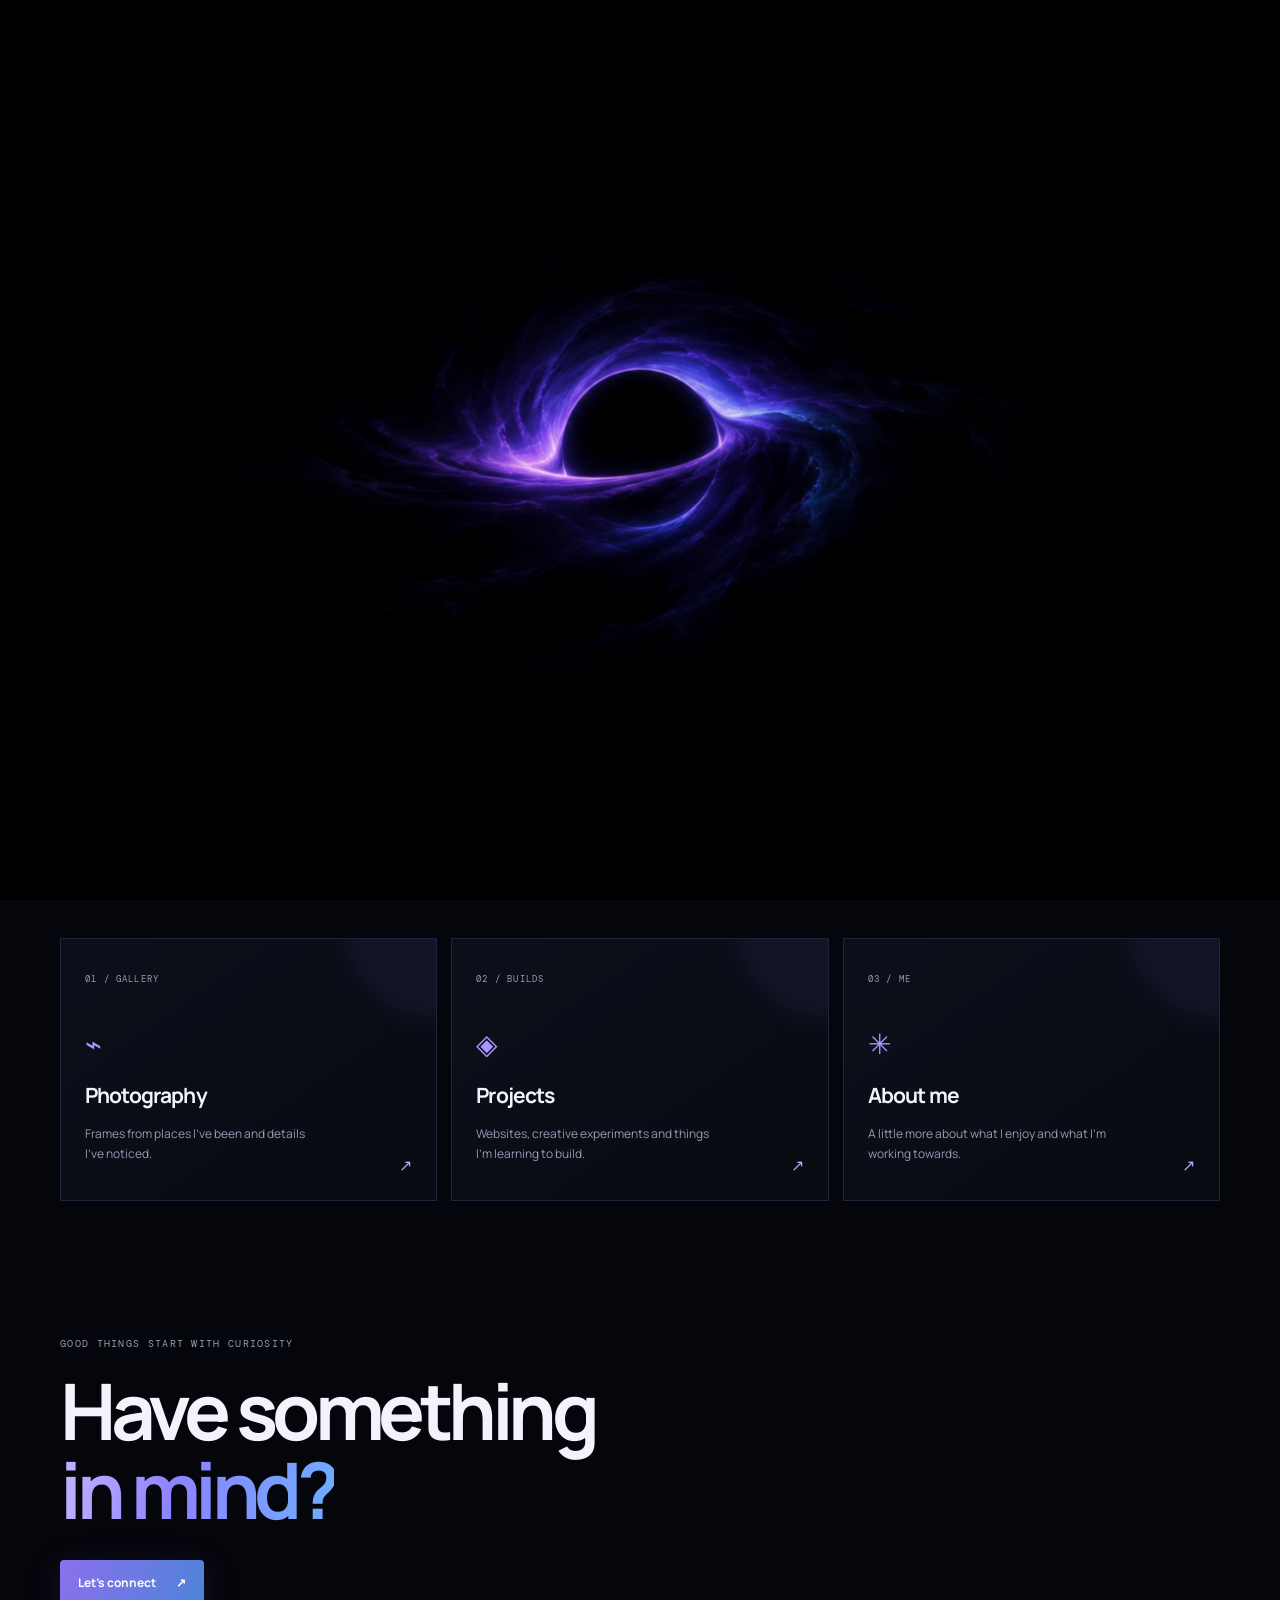
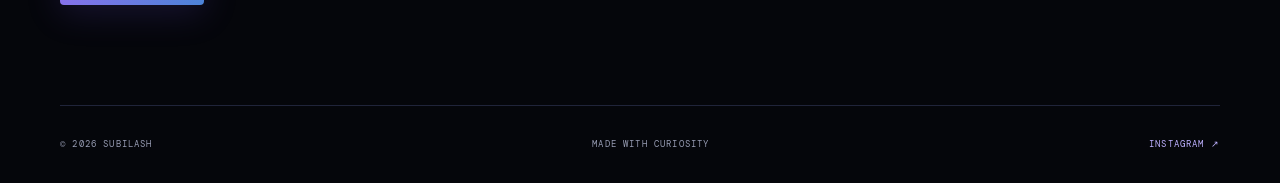
<file: index.html>
<!doctype html>
<html lang="en">
<head>
  <meta charset="utf-8"><meta name="viewport" content="width=device-width,initial-scale=1">
  <meta name="theme-color" content="#05060b">
  <meta name="description" content="Official personal website of Subilash AA (Subi), a creative student from Kerala, India. Explore technology, photography, photo and video editing, football, web projects and Vertex Studio."><meta name="author" content="Subilash AA"><meta name="robots" content="index,follow"><meta property="og:type" content="website"><meta property="og:title" content="Subilash AA — Personal Website"><meta property="og:description" content="Official website of Subilash AA (Subi), sharing interests in technology, photography, creative editing, football and personal projects."><meta property="og:url" content="https://subilash22.github.io/subilash-proflie/"><meta name="twitter:card" content="summary"><link rel="canonical" href="https://subilash22.github.io/subilash-proflie/">
  <title>Subilash AA (Subi) — Official Personal Website</title><script type="application/ld+json">{"@context":"https://schema.org","@type":"ProfilePage","url":"https://subilash22.github.io/subilash-proflie/","name":"Subilash AA (Subi) — Personal Website","mainEntity":{"@type":"Person","@id":"https://subilash22.github.io/subilash-proflie/#person","name":"Subilash AA","alternateName":"Subi","url":"https://subilash22.github.io/subilash-proflie/","sameAs":["https://www.instagram.com/hey_subilash/","https://github.com/subilash22"],"description":"Subilash AA, also known as Subi, is a student and creative enthusiast from Kerala, India. His interests include technology, photography, photo and video editing, web design, football and creative projects. He is also working on Vertex Studio.","knowsAbout":["Technology","Photography","Photo editing","Video editing","Web design","Football","Creative projects"],"knowsLanguage":["English","Malayalam"],"address":{"@type":"PostalAddress","addressRegion":"Kerala","addressCountry":"IN"}}}</script><link rel="icon" href="assets/favicon.svg" type="image/svg+xml">
  <link rel="preconnect" href="https://fonts.googleapis.com"><link rel="preconnect" href="https://fonts.gstatic.com" crossorigin>
  <link href="https://fonts.googleapis.com/css2?family=DM+Mono:wght@400;500&family=Manrope:wght@400;500;600;700;800&display=swap" rel="stylesheet">
  <link rel="stylesheet" href="assets/style.css">
</head>
<body class="home-page">
  <div class="intro" id="intro" aria-hidden="true"><img src="assets/black-hole.png" alt=""><div class="intro-flash"></div></div>
  <header class="site-header"><a class="wordmark" href="index.html"><span class="mark"></span>SUBI<span class="wordmark-dot">.</span></a>
    <button class="menu-toggle" aria-label="Open navigation" aria-expanded="false"><span></span><span></span></button>
    <nav class="nav-links"><a class="active" href="index.html">Home</a><a href="about.html">About</a><a href="photography.html">Photography</a><a href="projects.html">Projects</a><a href="contact.html">Contact</a></nav>
  </header>
  <main>
    <section class="hero wrap">
      <div class="hero-copy">
        <p class="eyebrow"><span class="status-dot"></span> PERSONAL SPACE ON THE INTERNET</p>
        <h1>Curious mind.<br><span class="gradient-text">Creative eye.</span></h1>
        <p class="hero-description">I like exploring technology, capturing moments and creating things that feel a little different.</p>
        <div class="hero-actions"><a class="button button-primary" href="about.html">A little about me <span>↗</span></a><a class="text-link" href="photography.html">Explore my photos <span>↗</span></a></div>
      </div>
      <div class="hero-art" aria-hidden="true"><div class="art-glow"></div><div class="orbit orbit-a"></div><div class="orbit orbit-b"></div><div class="hero-core"></div><span class="art-caption">STAY CURIOUS / KEEP MAKING</span></div>
      <div class="hero-bottom"><span>SCROLL TO EXPLORE</span><span class="scroll-line"></span><span>01 — 05</span></div>
    </section>
    <section class="intro-strip wrap reveal"><span class="section-kicker">A QUICK INTRO</span><p>This is my corner of the web — a place for my interests, experiments, projects and photographs.</p><a href="about.html" class="arrow-link">MORE ABOUT ME ↗</a></section>
    <section class="feature-grid wrap">
      <a class="feature-card reveal" href="photography.html"><span class="feature-number">01 / GALLERY</span><div class="feature-icon">⌁</div><h2>Photography</h2><p>Frames from places I've been and details I've noticed.</p><span class="feature-arrow">↗</span></a>
      <a class="feature-card reveal" href="projects.html"><span class="feature-number">02 / BUILDS</span><div class="feature-icon">◈</div><h2>Projects</h2><p>Websites, creative experiments and things I'm learning to build.</p><span class="feature-arrow">↗</span></a>
      <a class="feature-card reveal" href="about.html"><span class="feature-number">03 / ME</span><div class="feature-icon">✳</div><h2>About me</h2><p>A little more about what I enjoy and what I'm working towards.</p><span class="feature-arrow">↗</span></a>
    </section>
    <section class="closing wrap reveal"><p class="eyebrow">GOOD THINGS START WITH CURIOSITY</p><h2>Have something<br><span class="gradient-text">in mind?</span></h2><a class="button button-primary" href="contact.html">Let's connect <span>↗</span></a></section>
  </main>
  <footer class="site-footer wrap"><span>© <span data-year></span> SUBILASH</span><span>MADE WITH CURIOSITY</span><a href="https://www.instagram.com/hey_subilash/" target="_blank" rel="noreferrer">INSTAGRAM ↗</a></footer>
  <script src="assets/main.js"></script>
</body></html>
</file>
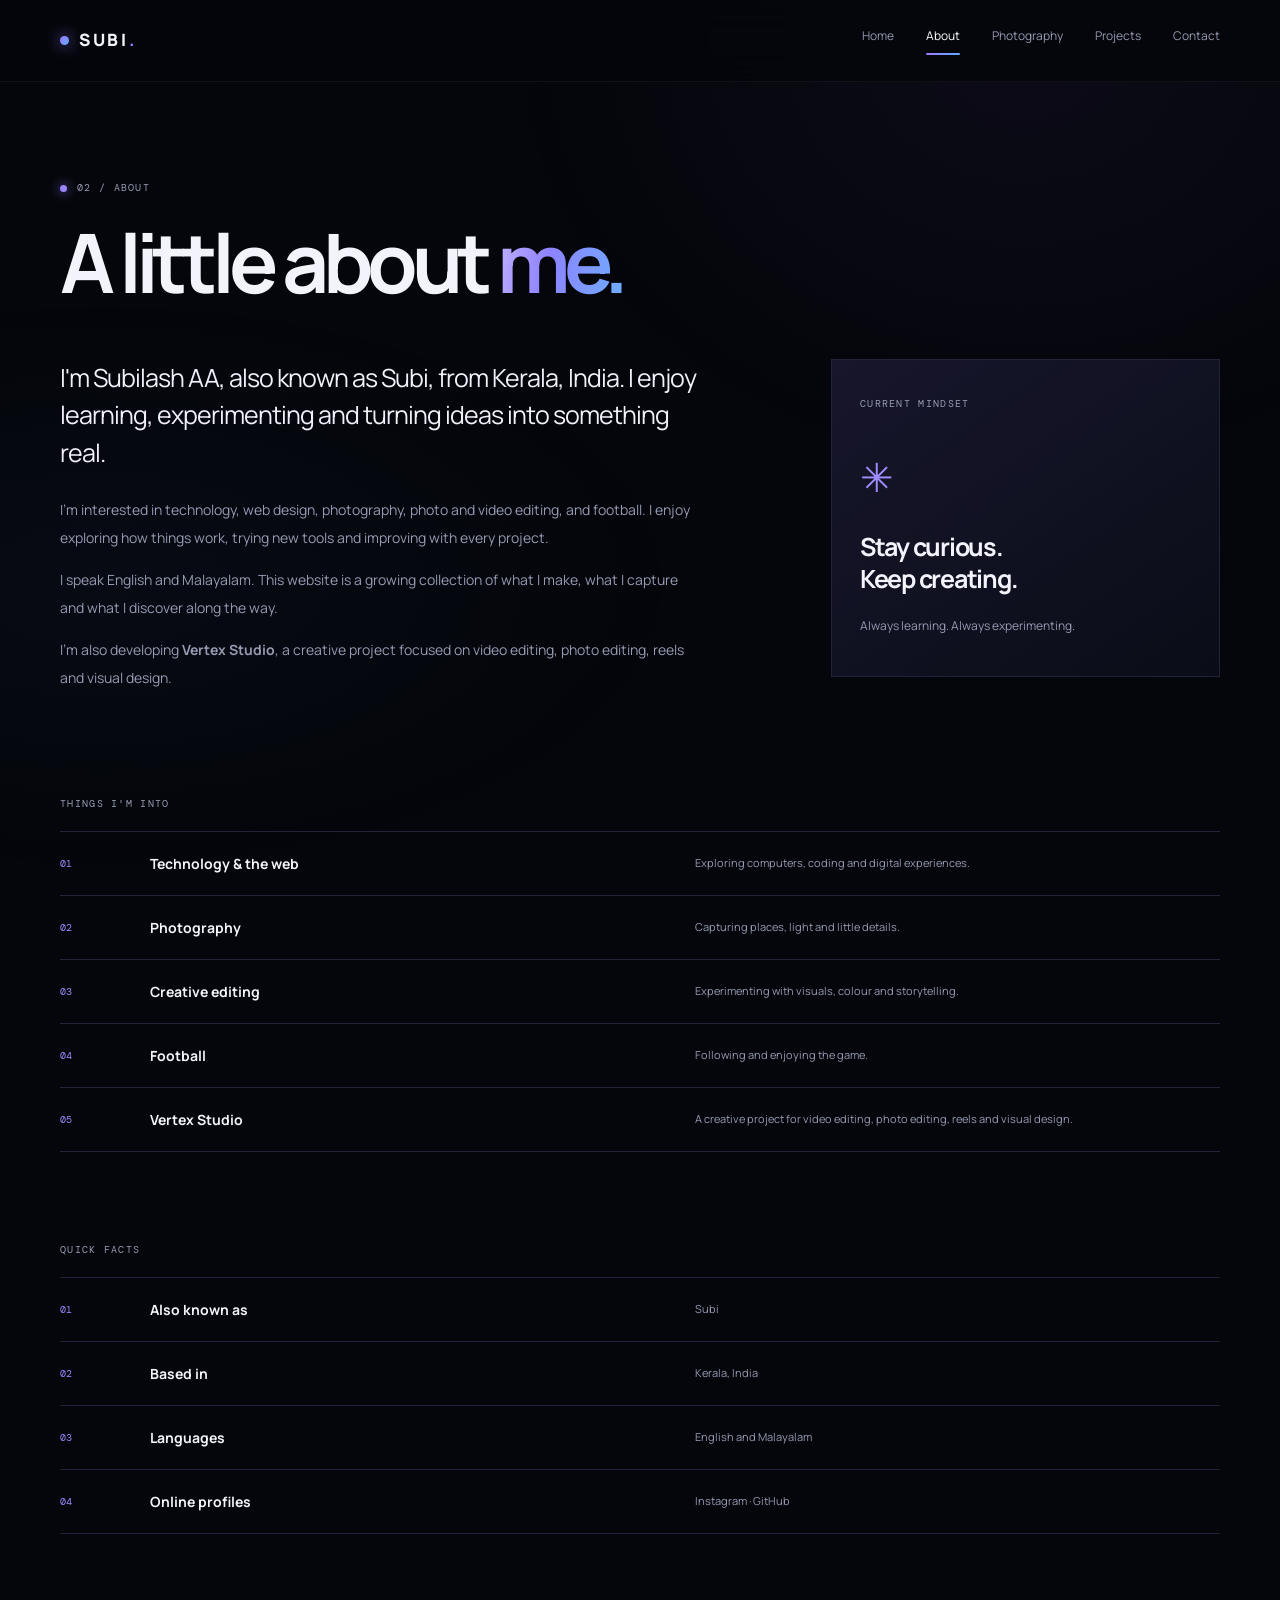
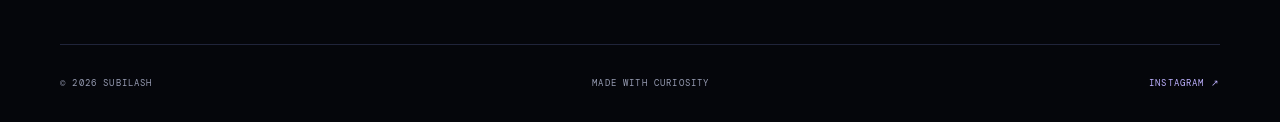
<file: about.html>
<!doctype html>
<html lang="en">
<head>
  <meta charset="utf-8">
  <meta name="viewport" content="width=device-width,initial-scale=1">
  <meta name="theme-color" content="#05060b">
  <meta name="description" content="Learn about Subilash AA (Subi) from Kerala, India: interests in technology, photography, video editing, football, languages and creative projects including Vertex Studio.">
  <meta name="author" content="Subilash AA">
  <meta name="robots" content="index,follow">
  <link rel="canonical" href="https://subilash22.github.io/subilash-proflie/about.html">
  <title>About Subilash AA (Subi) — Interests, Languages and Projects</title>
  <script type="application/ld+json">{"@context":"https://schema.org","@type":"ProfilePage","url":"https://subilash22.github.io/subilash-proflie/about.html","name":"About Subilash AA (Subi)","mainEntity":{"@type":"Person","@id":"https://subilash22.github.io/subilash-proflie/#person","name":"Subilash AA","alternateName":"Subi","url":"https://subilash22.github.io/subilash-proflie/","sameAs":["https://www.instagram.com/hey_subilash/","https://github.com/subilash22"],"description":"Subilash AA, also known as Subi, is a student and creative enthusiast from Kerala, India, interested in technology, photography, photo and video editing, web design, football and creative projects. He is working on Vertex Studio.","knowsAbout":["Technology","Photography","Photo editing","Video editing","Web design","Football","Creative projects"],"knowsLanguage":["English","Malayalam"],"address":{"@type":"PostalAddress","addressRegion":"Kerala","addressCountry":"IN"}}}</script>
  <link rel="icon" href="assets/favicon.svg">
  <link href="https://fonts.googleapis.com/css2?family=DM+Mono:wght@400;500&family=Manrope:wght@400;500;600;700;800&display=swap" rel="stylesheet">
  <link rel="stylesheet" href="assets/style.css">
</head>
<body>
<header class="site-header">
  <a class="wordmark" href="index.html"><span class="mark"></span>SUBI<span class="wordmark-dot">.</span></a>
  <button class="menu-toggle" aria-label="Open navigation" aria-expanded="false"><span></span><span></span></button>
  <nav class="nav-links"><a href="index.html">Home</a><a class="active" href="about.html">About</a><a href="photography.html">Photography</a><a href="projects.html">Projects</a><a href="contact.html">Contact</a></nav>
</header>
<main class="inner-page wrap">
  <p class="eyebrow"><span class="status-dot"></span> 02 / ABOUT</p>
  <h1 class="page-title">A little about <span class="gradient-text">me.</span></h1>
  <div class="about-layout">
    <div class="about-lead">
      <p class="lead">I'm Subilash AA, also known as Subi, from Kerala, India. I enjoy learning, experimenting and turning ideas into something real.</p>
      <p>I'm interested in technology, web design, photography, photo and video editing, and football. I enjoy exploring how things work, trying new tools and improving with every project.</p>
      <p>I speak English and Malayalam. This website is a growing collection of what I make, what I capture and what I discover along the way.</p>
      <p>I'm also developing <strong>Vertex Studio</strong>, a creative project focused on video editing, photo editing, reels and visual design.</p>
    </div>
    <aside class="about-note"><span class="section-kicker">CURRENT MINDSET</span><div class="note-symbol">✳</div><h2>Stay curious.<br>Keep creating.</h2><p>Always learning. Always experimenting.</p></aside>
  </div>
  <section class="interest-section">
    <p class="section-kicker">THINGS I'M INTO</p>
    <div class="interest-list">
      <div><span>01</span><strong>Technology & the web</strong><small>Exploring computers, coding and digital experiences.</small></div>
      <div><span>02</span><strong>Photography</strong><small>Capturing places, light and little details.</small></div>
      <div><span>03</span><strong>Creative editing</strong><small>Experimenting with visuals, colour and storytelling.</small></div>
      <div><span>04</span><strong>Football</strong><small>Following and enjoying the game.</small></div>
      <div><span>05</span><strong>Vertex Studio</strong><small>A creative project for video editing, photo editing, reels and visual design.</small></div>
    </div>
  </section>
  <section class="interest-section">
    <p class="section-kicker">QUICK FACTS</p>
    <div class="interest-list">
      <div><span>01</span><strong>Also known as</strong><small>Subi</small></div>
      <div><span>02</span><strong>Based in</strong><small>Kerala, India</small></div>
      <div><span>03</span><strong>Languages</strong><small>English and Malayalam</small></div>
      <div><span>04</span><strong>Online profiles</strong><small><a href="https://www.instagram.com/hey_subilash/" target="_blank" rel="noreferrer">Instagram</a> · <a href="https://github.com/subilash22" target="_blank" rel="noreferrer">GitHub</a></small></div>
    </div>
  </section>
</main>
<footer class="site-footer wrap"><span>© <span data-year></span> SUBILASH</span><span>MADE WITH CURIOSITY</span><a href="https://www.instagram.com/hey_subilash/" target="_blank" rel="noreferrer">INSTAGRAM ↗</a></footer>
<script src="assets/main.js"></script>
</body>
</html>
</file>
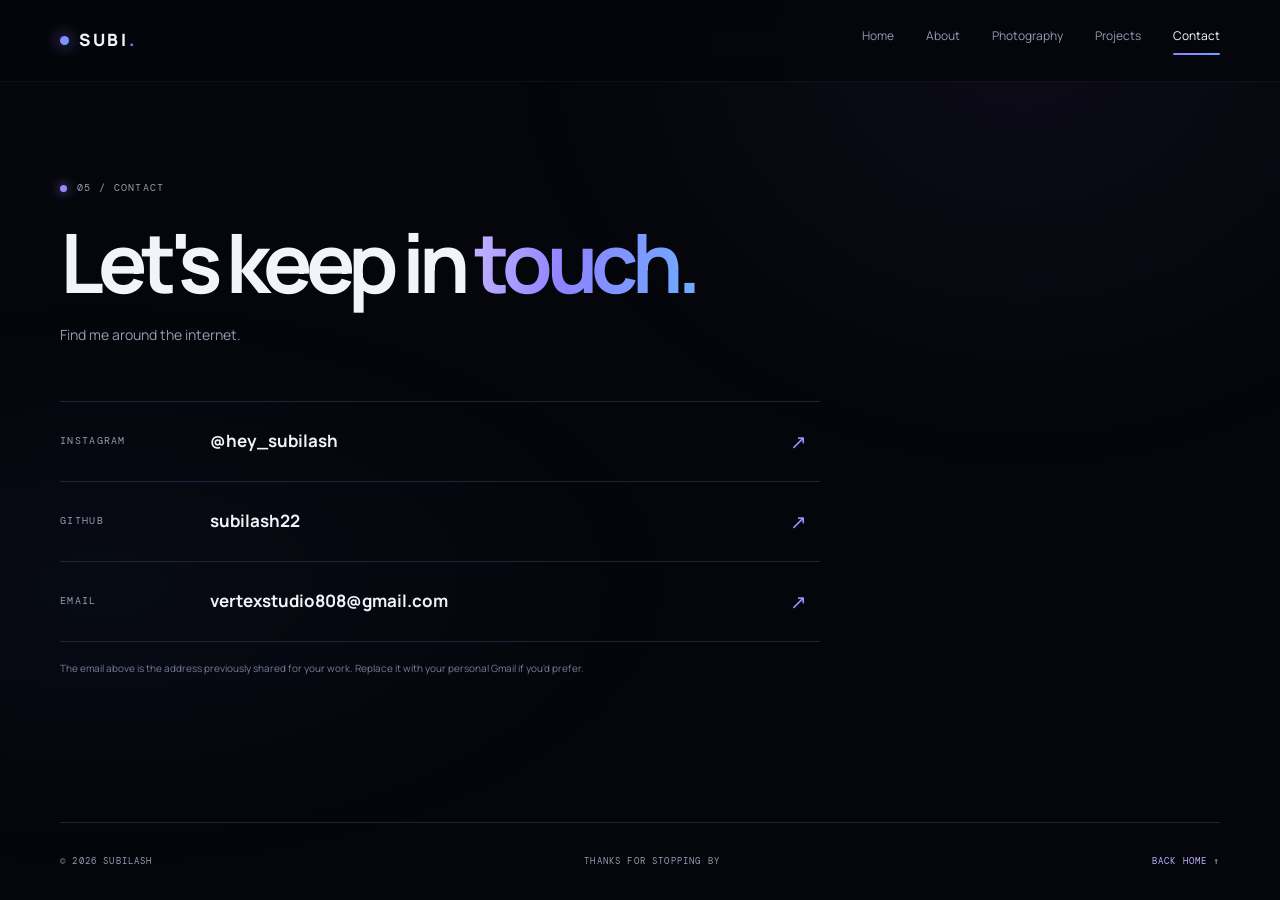
<file: contact.html>
<!doctype html><html lang="en"><head><meta charset="utf-8"><meta name="viewport" content="width=device-width,initial-scale=1"><meta name="theme-color" content="#05060b"><meta name="description" content="Find the official online profiles and contact links for Subilash AA."><meta name="author" content="Subilash AA"><link rel="canonical" href="https://subilash22.github.io/subilash-proflie/contact.html"><title>Contact Subilash AA</title><link rel="icon" href="assets/favicon.svg"><link href="https://fonts.googleapis.com/css2?family=DM+Mono:wght@400;500&family=Manrope:wght@400;500;600;700;800&display=swap" rel="stylesheet"><link rel="stylesheet" href="assets/style.css"></head>
<body><header class="site-header"><a class="wordmark" href="index.html"><span class="mark"></span>SUBI<span class="wordmark-dot">.</span></a><button class="menu-toggle" aria-label="Open navigation" aria-expanded="false"><span></span><span></span></button><nav class="nav-links"><a href="index.html">Home</a><a href="about.html">About</a><a href="photography.html">Photography</a><a href="projects.html">Projects</a><a class="active" href="contact.html">Contact</a></nav></header>
<main class="inner-page wrap contact-page"><p class="eyebrow"><span class="status-dot"></span> 05 / CONTACT</p><h1 class="page-title">Let's keep in <span class="gradient-text">touch.</span></h1><p class="page-intro">Find me around the internet.</p><div class="contact-links"><a href="https://www.instagram.com/hey_subilash/" target="_blank" rel="noreferrer"><span class="contact-label">INSTAGRAM</span><strong>@hey_subilash</strong><span class="contact-arrow">↗</span></a><a href="https://github.com/subilash22" target="_blank" rel="noreferrer"><span class="contact-label">GITHUB</span><strong>subilash22</strong><span class="contact-arrow">↗</span></a><a href="mailto:vertexstudio808@gmail.com"><span class="contact-label">EMAIL</span><strong>vertexstudio808@gmail.com</strong><span class="contact-arrow">↗</span></a></div><p class="email-note">The email above is the address previously shared for your work. Replace it with your personal Gmail if you'd prefer.</p></main>
<footer class="site-footer wrap"><span>© <span data-year></span> SUBILASH</span><span>THANKS FOR STOPPING BY</span><a href="index.html">BACK HOME ↑</a></footer><script src="assets/main.js"></script></body></html>
</file>
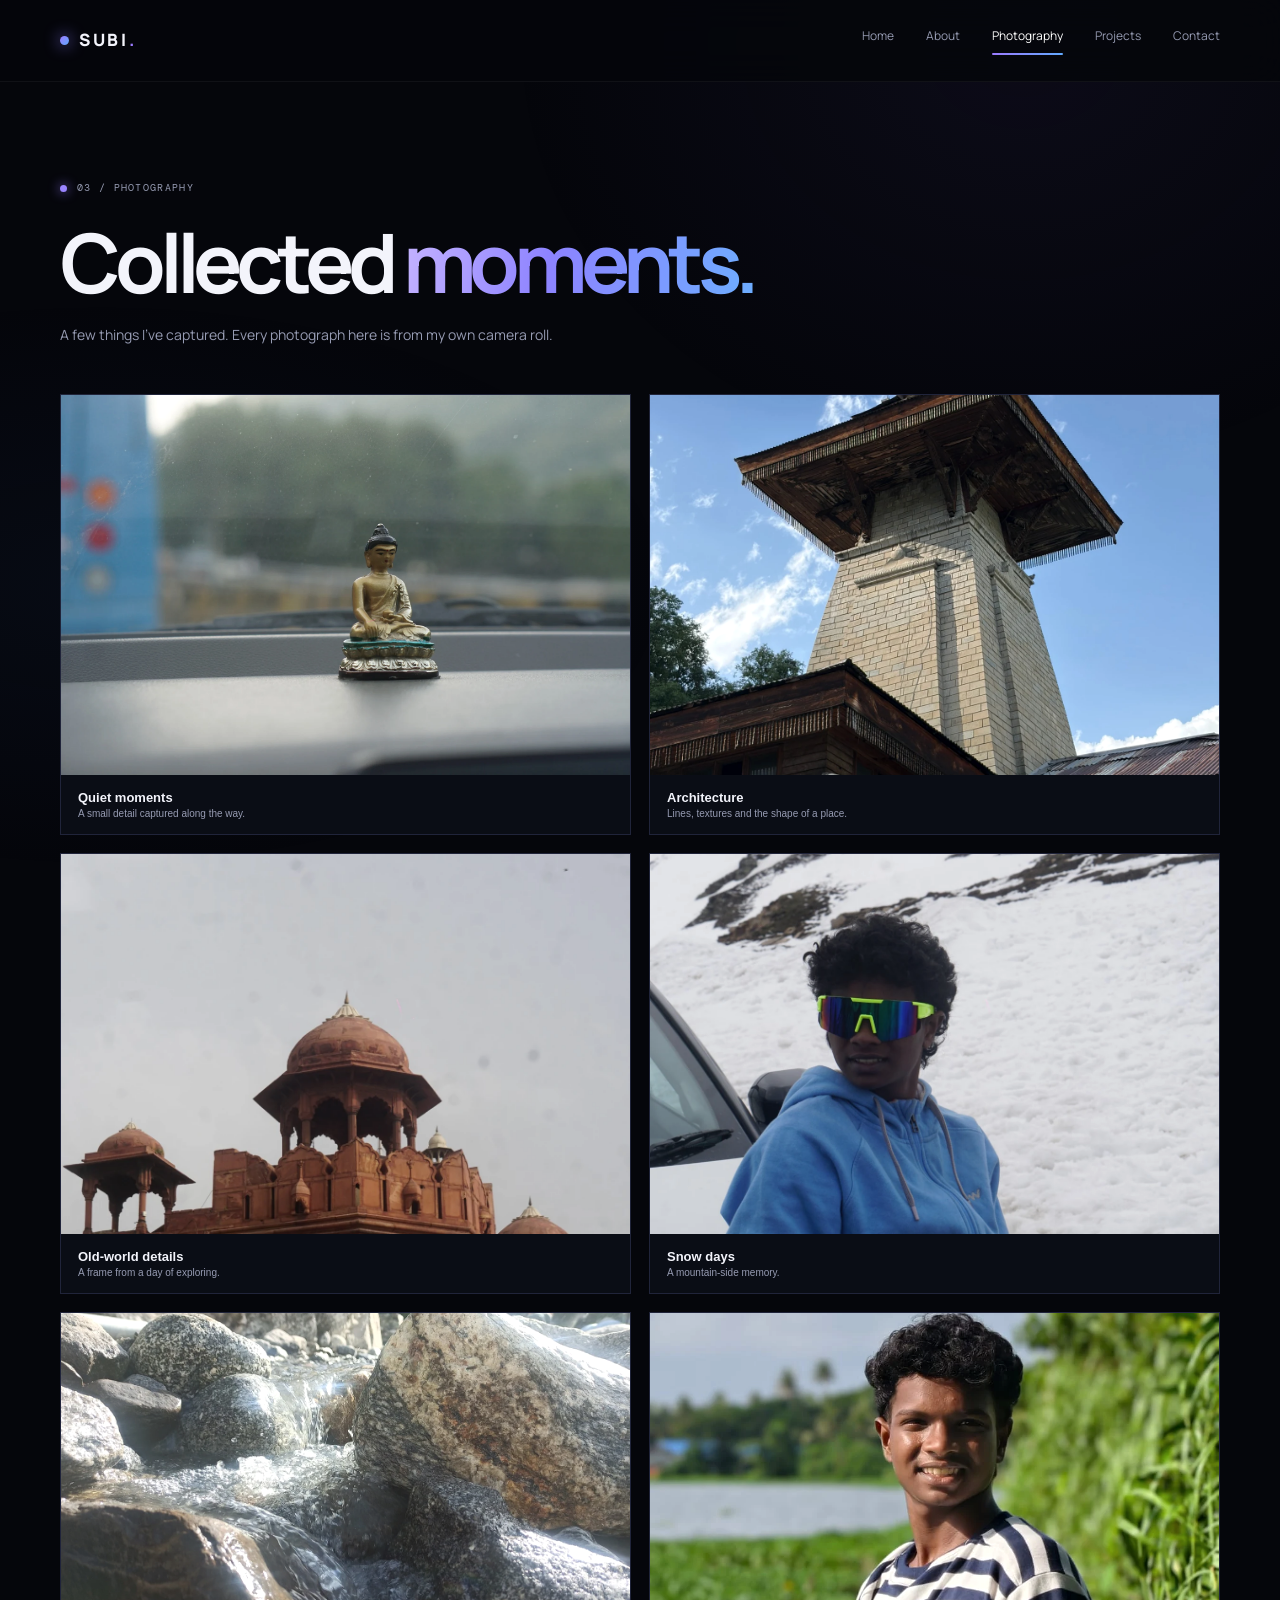
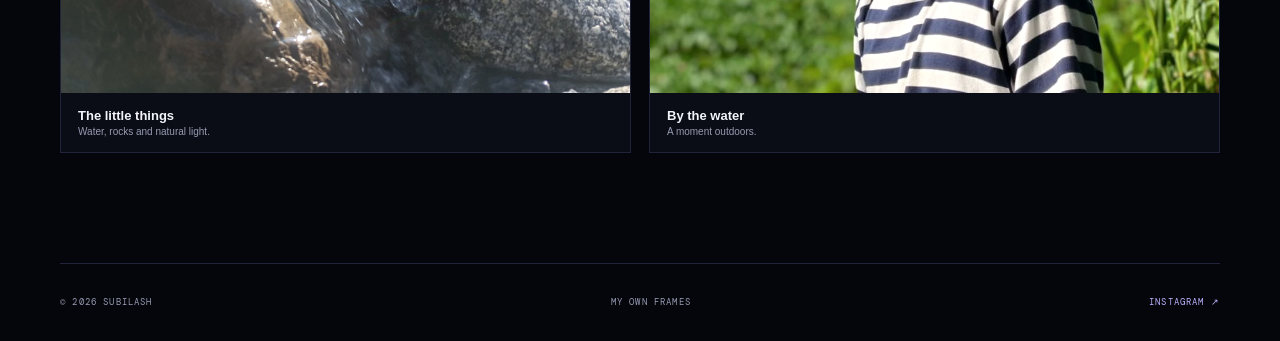
<file: photography.html>
<!doctype html><html lang="en"><head><meta charset="utf-8"><meta name="viewport" content="width=device-width,initial-scale=1"><meta name="theme-color" content="#05060b"><meta name="description" content="Explore photographs captured by Subilash AA, featuring places, nature, architecture and everyday moments."><meta name="author" content="Subilash AA"><link rel="canonical" href="https://subilash22.github.io/subilash-proflie/photography.html"><title>Photography by Subilash AA</title><link rel="icon" href="assets/favicon.svg"><link href="https://fonts.googleapis.com/css2?family=DM+Mono:wght@400;500&family=Manrope:wght@400;500;600;700;800&display=swap" rel="stylesheet"><link rel="stylesheet" href="assets/style.css"></head>
<body><header class="site-header"><a class="wordmark" href="index.html"><span class="mark"></span>SUBI<span class="wordmark-dot">.</span></a><button class="menu-toggle" aria-label="Open navigation" aria-expanded="false"><span></span><span></span></button><nav class="nav-links"><a href="index.html">Home</a><a href="about.html">About</a><a class="active" href="photography.html">Photography</a><a href="projects.html">Projects</a><a href="contact.html">Contact</a></nav></header>
<main class="inner-page wrap"><p class="eyebrow"><span class="status-dot"></span> 03 / PHOTOGRAPHY</p><h1 class="page-title">Collected <span class="gradient-text">moments.</span></h1><p class="page-intro">A few things I've captured. Every photograph here is from my own camera roll.</p><div class="photo-grid"><button class="photo-card reveal" data-full="assets/photos/photo-1.webp" aria-label="Open Quiet moments">
      <img src="assets/photos/photo-1.webp" alt="Quiet moments" loading="lazy">
      <span class="photo-meta"><strong>Quiet moments</strong><small>A small detail captured along the way.</small></span>
    </button>
<button class="photo-card reveal" data-full="assets/photos/photo-2.webp" aria-label="Open Architecture">
      <img src="assets/photos/photo-2.webp" alt="Architecture" loading="lazy">
      <span class="photo-meta"><strong>Architecture</strong><small>Lines, textures and the shape of a place.</small></span>
    </button>
<button class="photo-card reveal" data-full="assets/photos/photo-3.webp" aria-label="Open Old-world details">
      <img src="assets/photos/photo-3.webp" alt="Old-world details" loading="lazy">
      <span class="photo-meta"><strong>Old-world details</strong><small>A frame from a day of exploring.</small></span>
    </button>
<button class="photo-card reveal" data-full="assets/photos/photo-4.webp" aria-label="Open Snow days">
      <img src="assets/photos/photo-4.webp" alt="Snow days" loading="lazy">
      <span class="photo-meta"><strong>Snow days</strong><small>A mountain-side memory.</small></span>
    </button>
<button class="photo-card reveal" data-full="assets/photos/photo-5.webp" aria-label="Open The little things">
      <img src="assets/photos/photo-5.webp" alt="The little things" loading="lazy">
      <span class="photo-meta"><strong>The little things</strong><small>Water, rocks and natural light.</small></span>
    </button>
<button class="photo-card reveal" data-full="assets/photos/photo-6.webp" aria-label="Open By the water">
      <img src="assets/photos/photo-6.webp" alt="By the water" loading="lazy">
      <span class="photo-meta"><strong>By the water</strong><small>A moment outdoors.</small></span>
    </button></div></main>
<div class="lightbox" id="lightbox" aria-hidden="true"><button class="lightbox-close" aria-label="Close image">×</button><img alt="Expanded photograph"></div>
<footer class="site-footer wrap"><span>© <span data-year></span> SUBILASH</span><span>MY OWN FRAMES</span><a href="https://www.instagram.com/hey_subilash/" target="_blank" rel="noreferrer">INSTAGRAM ↗</a></footer><script src="assets/main.js"></script></body></html>
</file>
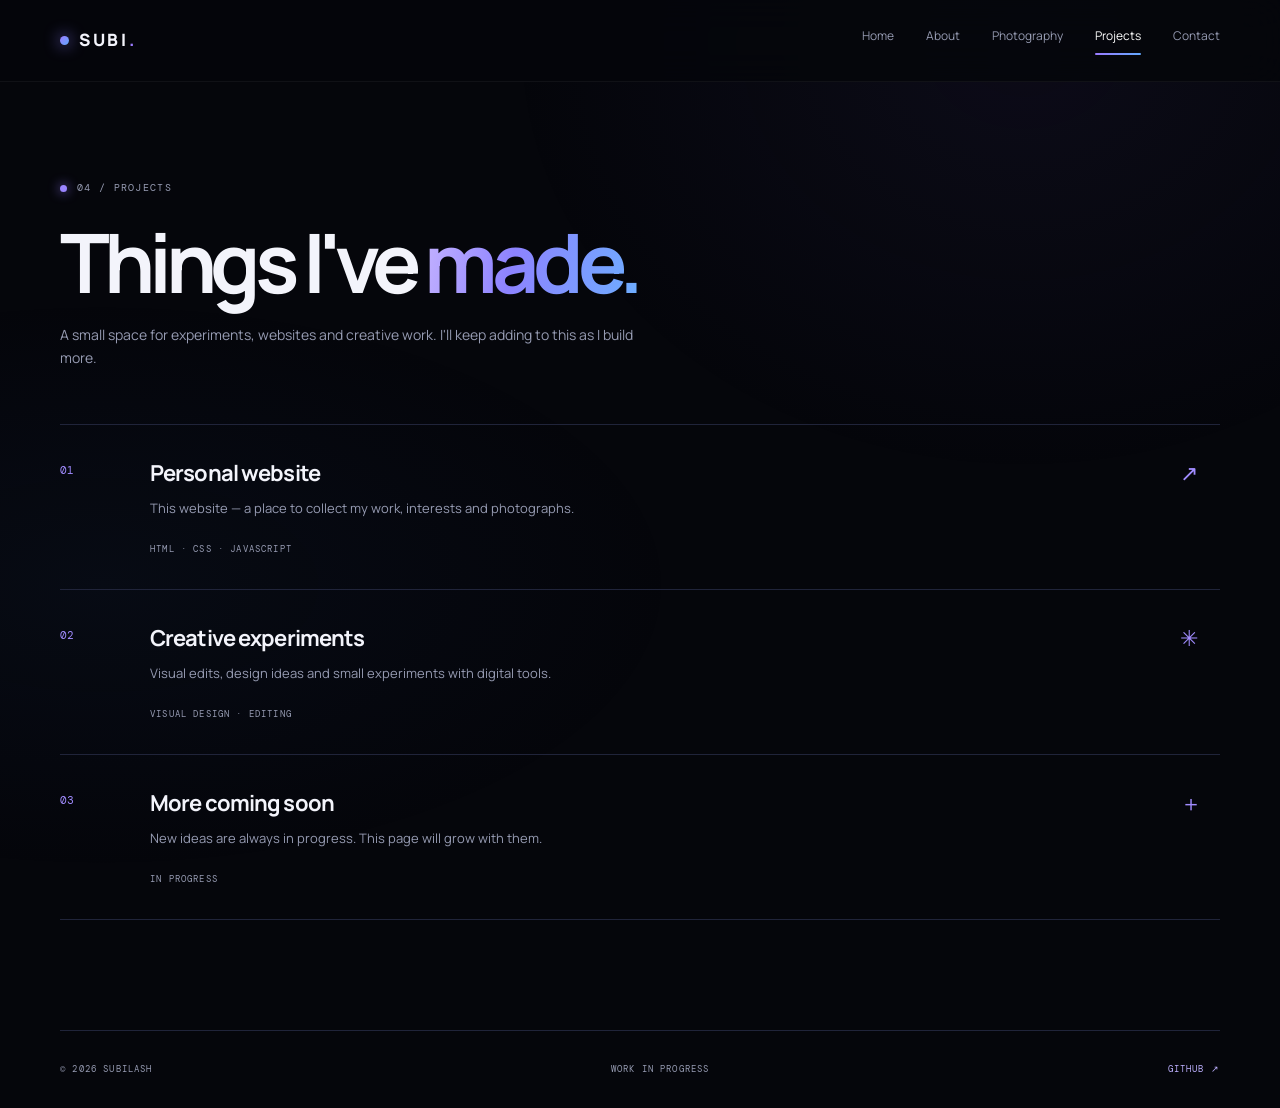
<file: projects.html>
<!doctype html><html lang="en"><head><meta charset="utf-8"><meta name="viewport" content="width=device-width,initial-scale=1"><meta name="theme-color" content="#05060b"><meta name="description" content="Web projects, creative experiments and digital work by Subilash AA."><meta name="author" content="Subilash AA"><link rel="canonical" href="https://subilash22.github.io/subilash-proflie/projects.html"><title>Projects by Subilash AA</title><link rel="icon" href="assets/favicon.svg"><link href="https://fonts.googleapis.com/css2?family=DM+Mono:wght@400;500&family=Manrope:wght@400;500;600;700;800&display=swap" rel="stylesheet"><link rel="stylesheet" href="assets/style.css"></head>
<body><header class="site-header"><a class="wordmark" href="index.html"><span class="mark"></span>SUBI<span class="wordmark-dot">.</span></a><button class="menu-toggle" aria-label="Open navigation" aria-expanded="false"><span></span><span></span></button><nav class="nav-links"><a href="index.html">Home</a><a href="about.html">About</a><a href="photography.html">Photography</a><a class="active" href="projects.html">Projects</a><a href="contact.html">Contact</a></nav></header>
<main class="inner-page wrap"><p class="eyebrow"><span class="status-dot"></span> 04 / PROJECTS</p><h1 class="page-title">Things I've <span class="gradient-text">made.</span></h1><p class="page-intro">A small space for experiments, websites and creative work. I'll keep adding to this as I build more.</p><div class="project-list"><article class="project-row"><span class="project-index">01</span><div><h2>Personal website</h2><p>This website — a place to collect my work, interests and photographs.</p><small>HTML · CSS · JAVASCRIPT</small></div><span class="project-symbol">↗</span></article><article class="project-row"><span class="project-index">02</span><div><h2>Creative experiments</h2><p>Visual edits, design ideas and small experiments with digital tools.</p><small>VISUAL DESIGN · EDITING</small></div><span class="project-symbol">✳</span></article><article class="project-row"><span class="project-index">03</span><div><h2>More coming soon</h2><p>New ideas are always in progress. This page will grow with them.</p><small>IN PROGRESS</small></div><span class="project-symbol">＋</span></article></div></main>
<footer class="site-footer wrap"><span>© <span data-year></span> SUBILASH</span><span>WORK IN PROGRESS</span><a href="https://github.com/subilash22" target="_blank" rel="noreferrer">GITHUB ↗</a></footer><script src="assets/main.js"></script></body></html>
</file>
<file: assets/style.css>
:root{--bg:#05060b;--panel:#0b0e18;--panel2:#101425;--line:#20243a;--text:#f3f4fb;--muted:#969bb2;--purple:#9b7bff;--blue:#62a9ff;--mint:#a6a2ff;--max:1160px}
*{box-sizing:border-box}html{scroll-behavior:smooth}body{margin:0;background:var(--bg);color:var(--text);font-family:Manrope,Arial,sans-serif;line-height:1.65;min-height:100vh;overflow-x:hidden}body:before{content:"";position:fixed;inset:0;pointer-events:none;z-index:-1;background:radial-gradient(ellipse at 80% 5%,#27204b35,transparent 35%),radial-gradient(ellipse at 8% 65%,#14274a26,transparent 34%)}
a{color:inherit;text-decoration:none}.wrap{width:min(var(--max),calc(100% - 64px));margin-inline:auto}.site-header{height:82px;padding:0 max(32px,calc((100vw - var(--max))/2));display:flex;align-items:center;justify-content:space-between;border-bottom:1px solid #ffffff0c;background:#05060bdc;backdrop-filter:blur(18px);position:sticky;top:0;z-index:20}.wordmark{font-size:17px;font-weight:800;letter-spacing:.16em;display:flex;align-items:center;gap:10px}.wordmark-dot{color:var(--purple);margin-left:-10px}.mark{width:9px;height:9px;border-radius:50%;background:linear-gradient(135deg,var(--purple),var(--blue));box-shadow:0 0 16px #8c7cff}.nav-links{display:flex;gap:32px}.nav-links a{font-size:12px;color:var(--muted);transition:.2s}.nav-links a:hover,.nav-links a.active{color:#fff}.nav-links a.active:after{content:"";display:block;height:2px;background:linear-gradient(90deg,var(--purple),var(--blue));margin-top:7px;border-radius:2px}.menu-toggle{display:none}
.hero{min-height:650px;position:relative;display:flex;align-items:center;padding-block:90px 120px}.hero-copy{position:relative;z-index:2;max-width:620px}.eyebrow,.section-kicker,.feature-number,.hero-bottom,.art-caption,.site-footer,.contact-label,.project-row small{font-family:"DM Mono",monospace;letter-spacing:.13em;font-size:10px;color:var(--muted)}.eyebrow{display:flex;align-items:center;gap:10px}.status-dot{width:7px;height:7px;border-radius:50%;background:#9a85ff;box-shadow:0 0 12px #9278ff}.hero h1{font-size:clamp(54px,8vw,100px);line-height:.99;letter-spacing:-.075em;margin:28px 0 24px;font-weight:700}.gradient-text{background:linear-gradient(100deg,#c6b4ff 0%,#8d83ff 42%,#6daeff 100%);-webkit-background-clip:text;background-clip:text;color:transparent}.hero-description{font-size:16px;color:var(--muted);max-width:450px;line-height:1.9}.hero-actions{display:flex;align-items:center;gap:28px;margin-top:34px}.button{display:inline-flex;align-items:center;gap:20px;padding:13px 18px;border-radius:4px;font-size:12px;font-weight:700;transition:.25s}.button-primary{background:linear-gradient(110deg,#8c70ed,#4c84d8);color:white;box-shadow:0 8px 35px #745be52b}.button-primary:hover{transform:translateY(-3px);box-shadow:0 12px 40px #745be54d}.text-link,.arrow-link{font:10px "DM Mono",monospace;color:#c1b7ff;letter-spacing:.06em}.text-link span{margin-left:8px}.hero-art{position:absolute;width:min(46vw,500px);aspect-ratio:1;right:0;top:50%;transform:translateY(-52%);display:grid;place-items:center;opacity:.9}.art-glow{position:absolute;inset:14%;border-radius:50%;background:radial-gradient(circle,#5f4bc22a,transparent 65%);filter:blur(20px)}.hero-core{width:38%;aspect-ratio:1;border-radius:50%;background:radial-gradient(circle at 35% 28%,#25254d 0,#101321 38%,#05060b 72%);box-shadow:0 0 35px #7765ff35,0 0 100px #5340ad20,inset -12px -12px 30px #000}.orbit{position:absolute;border:1px solid #8c7bff38;border-radius:50%;width:78%;height:30%;transform:rotate(-27deg);box-shadow:0 0 20px #7a67ff12}.orbit-b{width:95%;height:43%;transform:rotate(35deg);border-color:#67aaff26}.art-caption{position:absolute;bottom:4%;right:2%;font-size:8px}.hero-bottom{position:absolute;bottom:36px;left:0;right:0;display:flex;align-items:center;gap:18px;font-size:9px}.scroll-line{width:70px;height:1px;background:linear-gradient(90deg,var(--purple),transparent)}.hero-bottom span:last-child{margin-left:auto}
.intro-strip{border-top:1px solid var(--line);border-bottom:1px solid var(--line);padding:34px 0;display:grid;grid-template-columns:180px 1fr auto;align-items:center;gap:24px}.intro-strip p{font-size:14px;color:#d4d5e1;margin:0;max-width:580px}.arrow-link{white-space:nowrap}.feature-grid{display:grid;grid-template-columns:repeat(3,1fr);gap:14px;padding-top:90px}.feature-card{min-height:260px;border:1px solid var(--line);background:linear-gradient(145deg,#101321b8,#090b12);padding:24px;position:relative;transition:.3s;overflow:hidden}.feature-card:before{content:"";position:absolute;width:180px;height:180px;border-radius:50%;right:-90px;top:-100px;background:#806bff15;filter:blur(12px);transition:.3s}.feature-card:hover{transform:translateY(-6px);border-color:#8371ce88}.feature-card:hover:before{transform:scale(1.5)}.feature-number{font-size:9px}.feature-icon{font-size:28px;color:#a995ff;margin-top:30px}.feature-card h2{font-size:21px;margin:12px 0 5px;letter-spacing:-.04em}.feature-card p{font-size:12px;color:var(--muted);max-width:240px}.feature-arrow{position:absolute;right:24px;bottom:22px;color:#b4a5ff}.closing{padding-block:125px 100px}.closing h2{font-size:clamp(45px,7vw,78px);line-height:1.02;letter-spacing:-.07em;margin:18px 0 30px}.site-footer{min-height:78px;border-top:1px solid var(--line);display:flex;align-items:center;justify-content:space-between;font-size:9px}.site-footer a{color:#bdb0ff}
.inner-page{padding-top:88px;padding-bottom:110px;min-height:calc(100vh - 160px)}.page-title{font-size:clamp(48px,7vw,82px);line-height:1.05;letter-spacing:-.075em;margin:22px 0 18px}.page-intro{color:var(--muted);font-size:14px;max-width:590px;margin-bottom:48px}.about-layout{display:grid;grid-template-columns:1.4fr .8fr;gap:90px;margin-top:54px;align-items:start}.about-lead{max-width:640px}.about-lead p{color:var(--muted);font-size:14px;line-height:2}.about-lead .lead{font-size:25px;line-height:1.5;color:#f0effa;letter-spacing:-.04em;margin-top:0}.about-note{padding:28px;border:1px solid var(--line);background:linear-gradient(145deg,#17162c,#0a0d17)}.note-symbol{font-size:40px;color:#a18cff;margin:30px 0 12px}.about-note h2{font-size:25px;line-height:1.3;letter-spacing:-.05em}.about-note p{font-size:12px;color:var(--muted)}.interest-section{margin-top:90px}.interest-list{margin-top:18px;border-top:1px solid var(--line)}.interest-list>div{display:grid;grid-template-columns:70px 1fr 1fr;gap:20px;padding:20px 0;border-bottom:1px solid var(--line);align-items:center}.interest-list span{font:10px "DM Mono",monospace;color:#9d8bff}.interest-list strong{font-size:14px}.interest-list small{color:var(--muted);font-size:11px}
.photo-grid{display:grid;grid-template-columns:repeat(2,minmax(0,1fr));gap:18px}.photo-card{padding:0;border:1px solid var(--line);background:#0a0d15;text-align:left;color:inherit;cursor:zoom-in;overflow:hidden;position:relative}.photo-card img{display:block;width:100%;height:380px;object-fit:cover;filter:saturate(.88) contrast(1.04);transition:transform .7s,filter .5s}.photo-card:hover img{transform:scale(1.035);filter:saturate(1.08) contrast(1.06)}.photo-meta{display:flex;flex-direction:column;padding:15px 17px}.photo-meta strong{font-size:13px}.photo-meta small{font-size:10px;color:var(--muted);margin-top:3px}.lightbox{position:fixed;inset:0;background:#020309f2;z-index:50;display:grid;place-items:center;padding:5vw;opacity:0;visibility:hidden;transition:.25s}.lightbox.open{opacity:1;visibility:visible}.lightbox img{max-width:92vw;max-height:86vh;object-fit:contain}.lightbox-close{position:absolute;right:25px;top:12px;background:none;border:0;color:white;font-size:38px;cursor:pointer}
.project-list{border-top:1px solid var(--line);margin-top:55px}.project-row{display:grid;grid-template-columns:70px 1fr 40px;gap:20px;padding:30px 0;border-bottom:1px solid var(--line);align-items:start}.project-index{font:11px "DM Mono",monospace;color:#a18cff;padding-top:8px}.project-row h2{font-size:22px;margin:0 0 7px;letter-spacing:-.04em}.project-row p{font-size:13px;color:var(--muted);margin:0 0 13px}.project-row small{font-size:9px}.project-symbol{font-size:22px;color:#a18cff}
.contact-page{min-height:calc(100vh - 160px)}.contact-links{max-width:760px;margin-top:55px;border-top:1px solid var(--line)}.contact-links a{display:grid;grid-template-columns:150px 1fr 30px;align-items:center;padding:23px 0;border-bottom:1px solid var(--line);transition:.2s}.contact-links a:hover{padding-left:10px;color:#c4b7ff}.contact-links strong{font-size:17px}.contact-arrow{font-size:20px;color:#a18cff}.email-note{font-size:10px;color:#777e96;margin-top:18px}
.reveal{opacity:0;transform:translateY(18px);transition:opacity .65s ease,transform .65s ease}.reveal.visible{opacity:1;transform:none}
.intro{position:fixed;inset:0;z-index:100;background:#000;display:grid;place-items:center;overflow:hidden;opacity:1;visibility:visible}.intro img{width:100%;height:100%;object-fit:contain;transform:scale(.82);animation:hole-arrive 2.65s cubic-bezier(.2,.7,.2,1) both}.intro:after{content:"";position:absolute;inset:0;background:radial-gradient(circle at center,transparent 0 9%,#00000014 20%,#000 80%);pointer-events:none}.intro-flash{position:absolute;inset:0;background:white;opacity:0;animation:flash .28s ease 2.58s both;pointer-events:none}.intro.done{animation:intro-away .35s ease forwards;pointer-events:none}@keyframes hole-arrive{0%{opacity:0;transform:scale(.62)}18%{opacity:1}72%{transform:scale(1.04)}100%{opacity:1;transform:scale(1.12)}}@keyframes flash{0%{opacity:0}30%{opacity:.85}100%{opacity:0}}@keyframes intro-away{to{opacity:0;visibility:hidden}}
@media(max-width:800px){.wrap{width:calc(100% - 42px)}.site-header{height:70px;padding:0 21px}.menu-toggle{display:flex;width:40px;height:40px;border:1px solid var(--line);background:#0b0d16;border-radius:4px;flex-direction:column;justify-content:center;gap:6px;align-items:center}.menu-toggle span{width:16px;height:1px;background:#ddd}.nav-links{display:none;position:absolute;left:0;right:0;top:69px;background:#080a12f7;padding:20px 22px 25px;border-bottom:1px solid var(--line);flex-direction:column;gap:18px}.nav-links.open{display:flex}.nav-links a.active:after{display:none}.hero{min-height:680px;padding-top:70px;align-items:flex-start}.hero-copy{padding-top:55px}.hero h1{font-size:clamp(55px,12vw,82px)}.hero-description{font-size:14px;max-width:380px}.hero-art{width:75vw;max-width:400px;right:-12%;top:58%;opacity:.45}.hero-bottom{bottom:28px}.intro-strip{grid-template-columns:1fr;gap:13px;padding:25px 0}.intro-strip p{font-size:13px}.feature-grid{grid-template-columns:1fr;padding-top:55px}.feature-card{min-height:215px}.feature-icon{margin-top:20px}.closing{padding-block:90px 70px}.site-footer{gap:10px;flex-wrap:wrap;padding:20px 0;line-height:1.8}.inner-page{padding-top:65px}.about-layout{grid-template-columns:1fr;gap:28px;margin-top:35px}.about-note{max-width:480px}.interest-section{margin-top:65px}.photo-grid{grid-template-columns:1fr;gap:14px}.photo-card img{height:min(112vw,440px)}.page-intro{margin-bottom:32px}.contact-links a{grid-template-columns:95px 1fr 20px}.contact-links strong{font-size:14px}.project-row{grid-template-columns:36px 1fr 24px;gap:12px}.project-row h2{font-size:19px}}
@media(max-width:430px){.hero{min-height:650px}.hero-actions{gap:18px;flex-wrap:wrap}.button{padding:12px 14px}.text-link{font-size:9px}.hero-art{top:60%;right:-20%}.interest-list>div{grid-template-columns:35px 1fr;gap:8px}.interest-list small{grid-column:2}.contact-links a{grid-template-columns:1fr 22px;gap:4px}.contact-label{grid-column:1}.contact-links strong{grid-column:1}.contact-arrow{grid-column:2;grid-row:1/3}.site-footer span:nth-child(2){display:none}}
@media(prefers-reduced-motion:reduce){*,*::before,*::after{animation-duration:.01ms!important;animation-iteration-count:1!important;scroll-behavior:auto!important;transition-duration:.01ms!important}.reveal{opacity:1;transform:none}}
</file>
